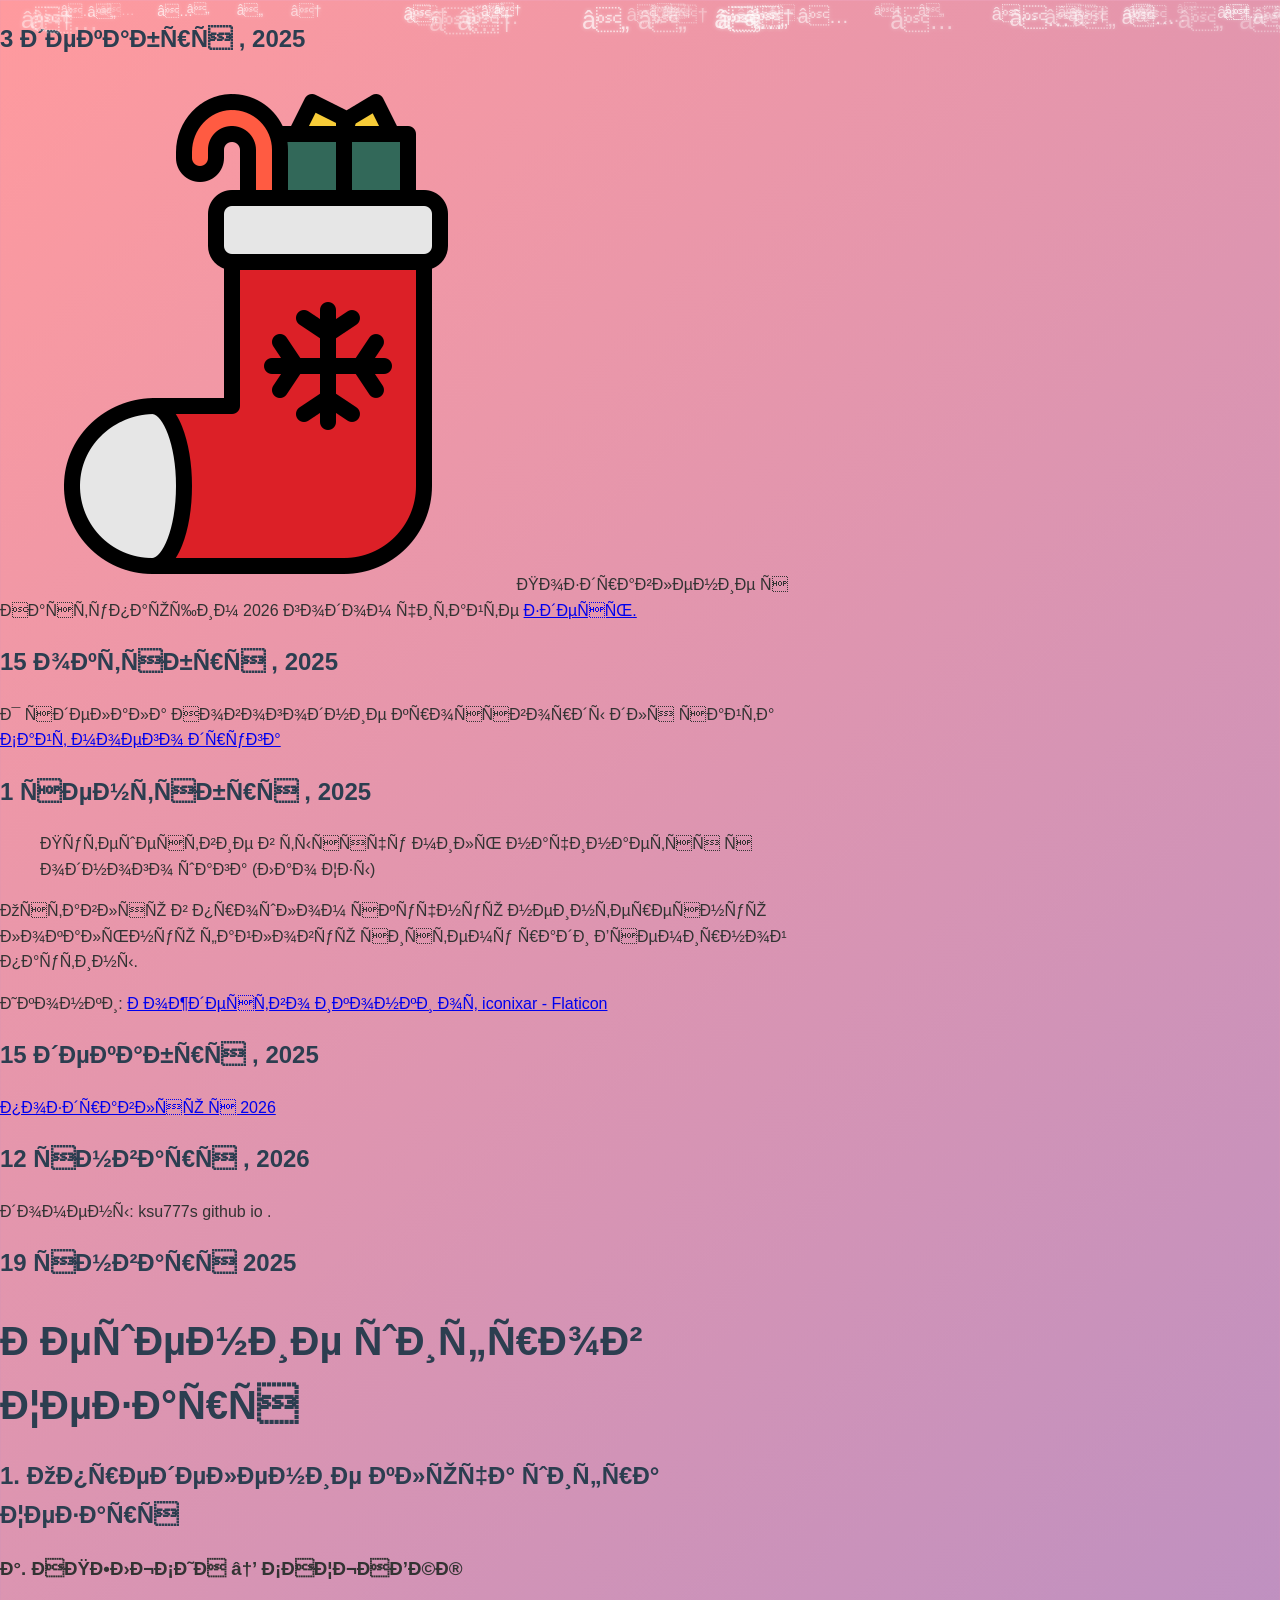
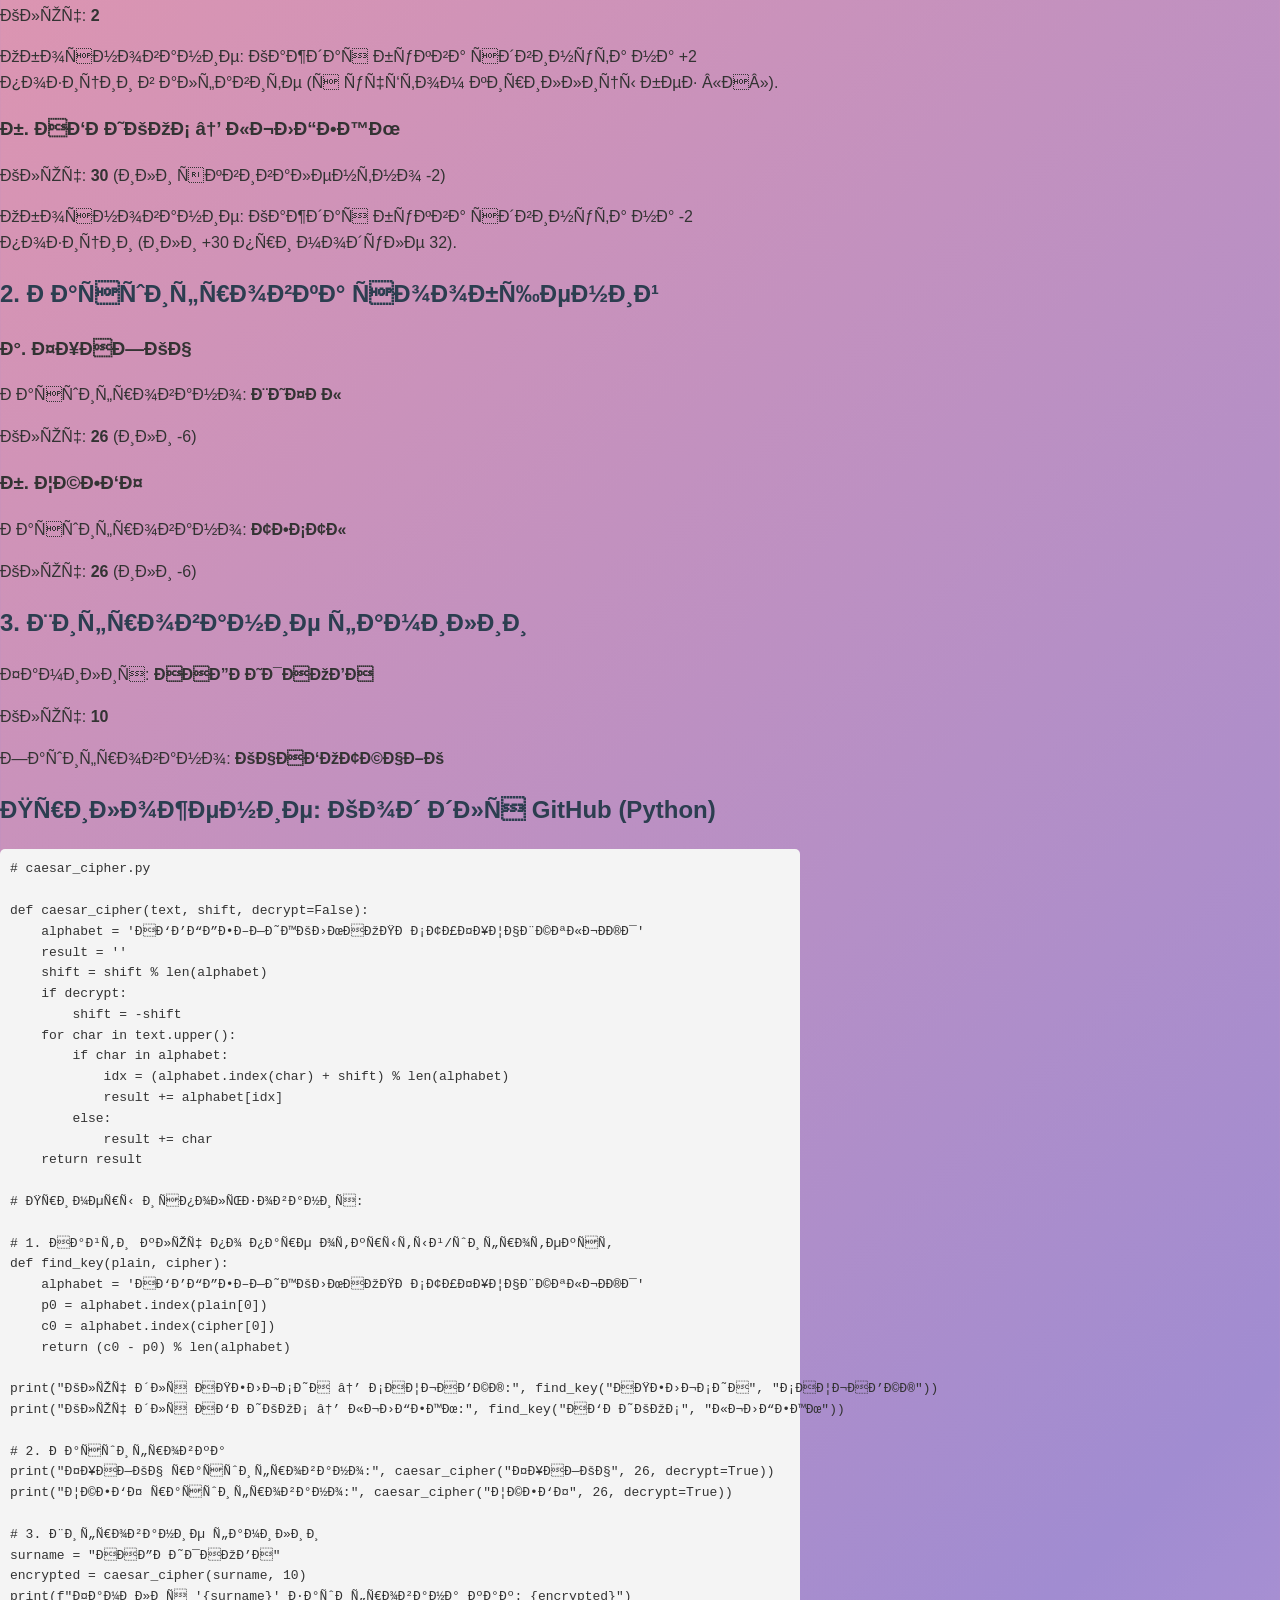
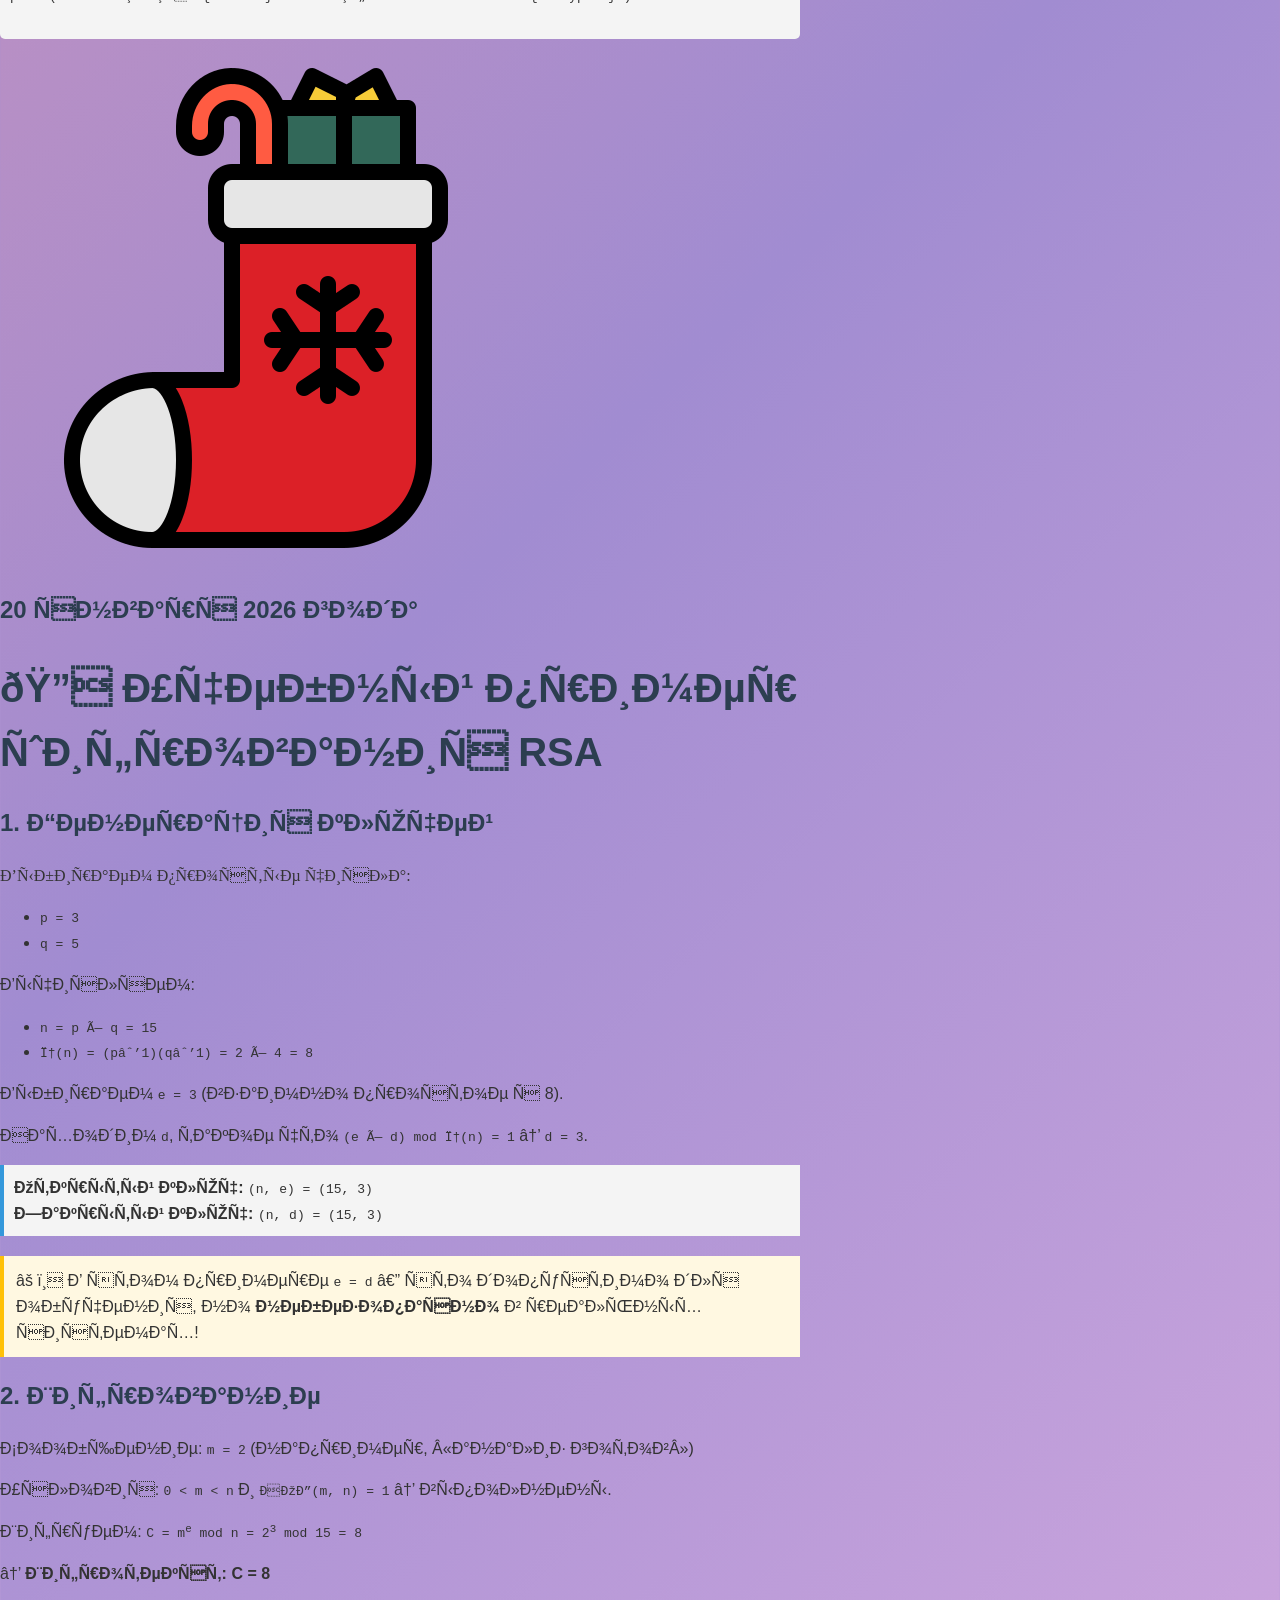
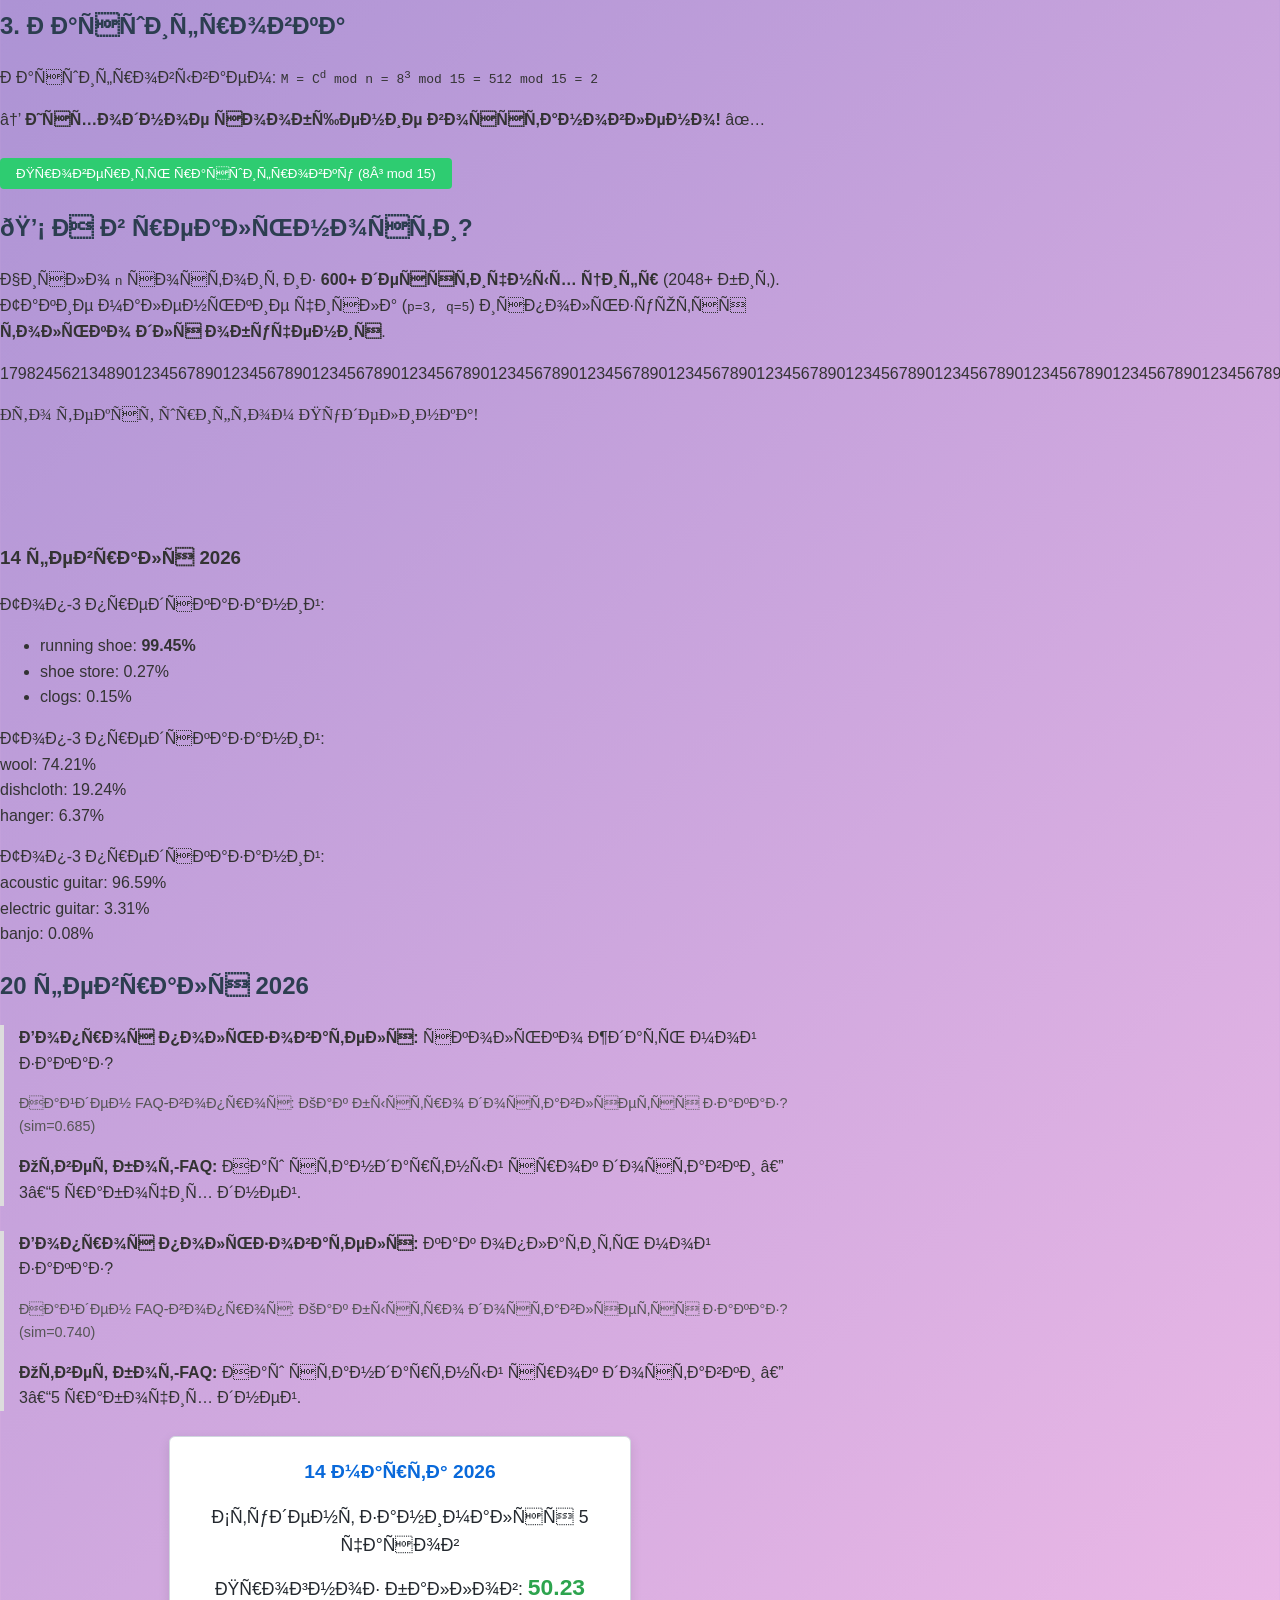
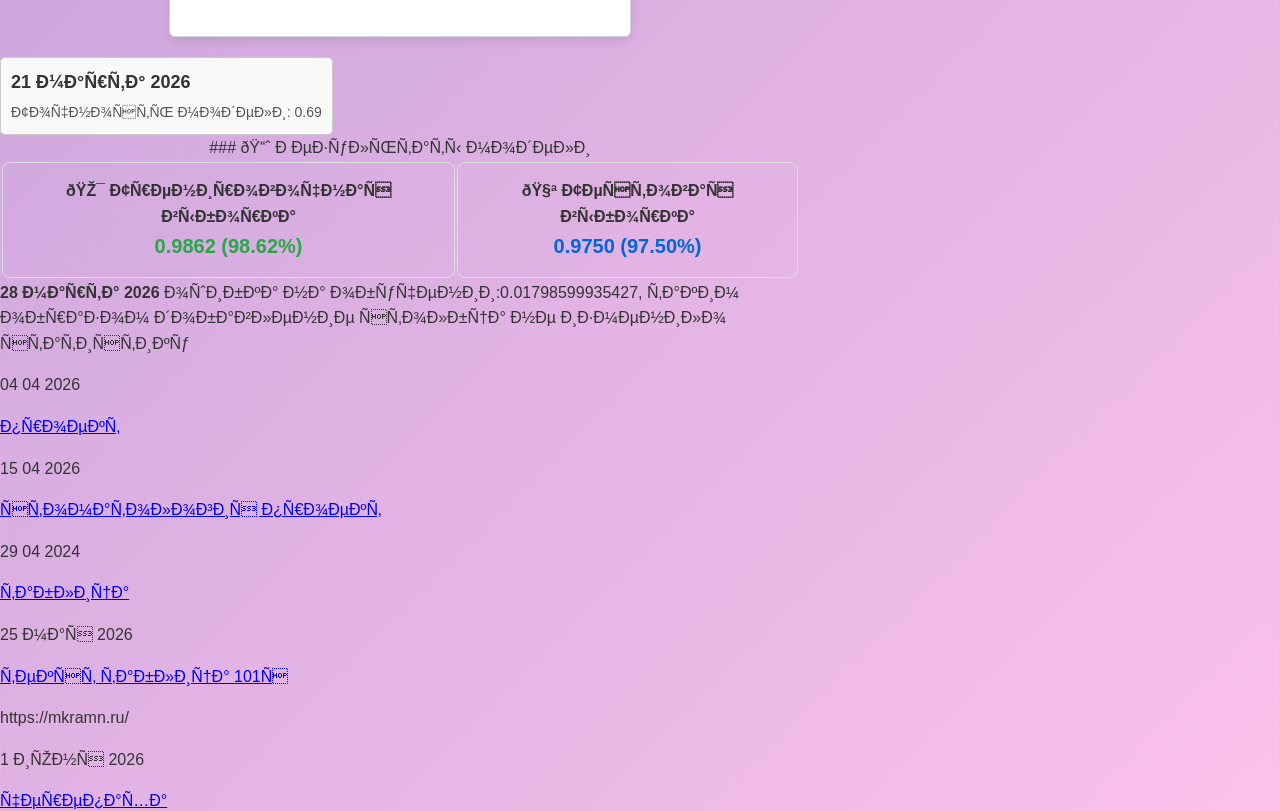
<file: index.html>
<!DOCTYPE html>
<html>
<head>
   <title>мой блог</title>
   <link type=“text/css” rel=“stylesheet” href=“style.css” />
</head>
<body>
   <h2> 3 декабря , 2025</h2>
<img src="Icons/free-icon-sock-2305759.png" alt="Новый год">
Поздравление с Наступающим 2026 годом читайте <a href=Congratulations2026.html> здесь.</a>
<h2> 15 октября , 2025</h2>
<p>
Я сделала Новогодние кроссворды для сайта <a href="https://varyaaa1.github.io/hello/"  title="Блог моего друга"> Сайт моего друга</a>
</p>
<h2> 1 сентября , 2025</h2>
<blockquote>Путешествие в тысячу миль начинается с одного шага (Лао Цзы) </blockquote>
<p>
Оставляю в прошлом скучную неинтересную локальную файловую систему ради Всемирной паутины.
</p>
 <p>Иконки: <a href="https://www.flaticon.com/ru/free-icons/" title="рождество иконки">Рождество иконки от iconixar - Flaticon</a>
</p>
<h2> 15 декабря , 2025</h2>
<p>
 <a href="pooo.odt"> поздравляю с 2026</a>
    </p>
</body>
   <body>
</html>
<p>
<h2> 12 января , 2026</h2>
домены:
   ksu777s
   github
   io
   .
   </p>
   </body>
</html>
<!DOCTYPE html>
<html lang="ru">
<head>
    <meta charset="UTF-8">
    <title>Блог: Шифры Цезаря</title>
    <style>
        body {
            font-family: Arial, sans-serif;
            margin: 40px;
            line-height: 1.6;
        }
        h2 {
            color: #2c3e50;
        }
        pre {
            background: #f4f4f4;
            padding: 10px;
            border-radius: 5px;
        }
    </style>
</head>
<body>
    <!-- Текущая дата -->
    <h2> 19 января 2025</h2>

    <h1>Решение шифров Цезаря</h1>

    <h2>1. Определение ключа шифра Цезаря</h2>
   
    <h3>а. АПЕЛЬСИН → САЦЬНВЩЮ</h3>
    <p>Ключ: <strong>2</strong></p>
    <p>Обоснование: Каждая буква сдвинута на +2 позиции в алфавите (с учётом кириллицы без «Ё»).</p>

    <h3>б. АБРИКОС → ЫЬЛГЕЙМ</h3>
    <p>Ключ: <strong>30</strong> (или эквивалентно -2)</p>
    <p>Обоснование: Каждая буква сдвинута на -2 позиции (или +30 при модуле 32).</p>

    <h2>2. Расшифровка сообщений</h2>

    <h3>а. ФХНЗКЧ</h3>
    <p>Расшифровано: <strong>ШИФРЫ</strong></p>
    <p>Ключ: <strong>26</strong> (или -6)</p>

    <h3>б. ЦЩЕБФ</h3>
    <p>Расшифровано: <strong>ТЕСТЫ</strong></p>
    <p>Ключ: <strong>26</strong> (или -6)</p>

    <h2>3. Шифрование фамилии</h2>
    <p>Фамилия: <strong>АНДРИЯНОВА</strong></p>
    <p>Ключ: <strong>10</strong></p>
    <p>Зашифровано: <strong>КЧНБОТЩЧЖК</strong></p>

    <h2>Приложение: Код для GitHub (Python)</h2>
    <pre>
# caesar_cipher.py

def caesar_cipher(text, shift, decrypt=False):
    alphabet = 'АБВГДЕЖЗИЙКЛМНОПРСТУФХЦЧШЩЪЫЬЭЮЯ'
    result = ''
    shift = shift % len(alphabet)
    if decrypt:
        shift = -shift
    for char in text.upper():
        if char in alphabet:
            idx = (alphabet.index(char) + shift) % len(alphabet)
            result += alphabet[idx]
        else:
            result += char
    return result

# Примеры использования:

# 1. Найти ключ по паре открытый/шифротекст
def find_key(plain, cipher):
    alphabet = 'АБВГДЕЖЗИЙКЛМНОПРСТУФХЦЧШЩЪЫЬЭЮЯ'
    p0 = alphabet.index(plain[0])
    c0 = alphabet.index(cipher[0])
    return (c0 - p0) % len(alphabet)

print("Ключ для АПЕЛЬСИН → САЦЬНВЩЮ:", find_key("АПЕЛЬСИН", "САЦЬНВЩЮ"))
print("Ключ для АБРИКОС → ЫЬЛГЕЙМ:", find_key("АБРИКОС", "ЫЬЛГЕЙМ"))

# 2. Расшифровка
print("ФХНЗКЧ расшифровано:", caesar_cipher("ФХНЗКЧ", 26, decrypt=True))
print("ЦЩЕБФ расшифровано:", caesar_cipher("ЦЩЕБФ", 26, decrypt=True))

# 3. Шифрование фамилии
surname = "АНДРИЯНОВА"
encrypted = caesar_cipher(surname, 10)
print(f"Фамилия '{surname}' зашифрована как: {encrypted}")
    </pre>
</body>
</html>   
 <body style="background: linear-gradient(135deg, #ff9a9e, #a18cd1, #fbc2eb);"></body>  
<img src="Icons/free-icon-sock-2305759.png" alt="Носок">
<!DOCTYPE html>
<html lang="ru">
<head>
  <meta charset="UTF-8" />
  <meta name="viewport" content="width=device-width, initial-scale=1.0"/>
  <title>Учебный пример RSA</title>
  <style>
    body {
      font-family: Arial, sans-serif;
      max-width: 800px;
      margin: 40px auto;
      padding: 0 20px;
      line-height: 1.6;
      color: #333;
    }
    h1, h2 {
      color: #2c3e50;
    }
    .key {
      background: #f4f4f4;
      padding: 10px;
      border-left: 4px solid #3498db;
      margin: 15px 0;
    }
    .note {
      background: #fff8e1;
      padding: 12px;
      border-left: 4px solid #ffc107;
      margin: 20px 0;
    }
    button {
      background: #2ecc71;
      color: white;
      border: none;
      padding: 8px 16px;
      border-radius: 4px;
      cursor: pointer;
      margin-top: 10px;
    }
    button:hover {
      background: #27ae60;
    }
    #result {
      margin-top: 10px;
      font-weight: bold;
      color: #27ae60;
    }
    .date {
      font-weight: bold;
      font-size: 1.1em;
      margin-bottom: 20px;
      color: #e74c3c;
    }
  </style>
</head>
<body>

  <h2>20 января 2026 года</h2>

  <h1>🔐 Учебный пример шифрования RSA</h1>

  <h2>1. Генерация ключей</h2>
  <p style="font-family: 'Pudelinka', cursive;">Выбираем простые числа:</p>
  <ul>
    <li><code>p = 3</code></li>
    <li><code>q = 5</code></li>
  </ul>
  <p>Вычисляем:</p>
  <ul>
    <li><code>n = p × q = 15</code></li>
    <li><code>φ(n) = (p−1)(q−1) = 2 × 4 = 8</code></li>
  </ul>
  <p>Выбираем <code>e = 3</code> (взаимно простое с 8).</p>
  <p>Находим <code>d</code>, такое что <code>(e × d) mod φ(n) = 1</code> → <code>d = 3</code>.</p>

  <div class="key">
    <strong>Открытый ключ:</strong> <code>(n, e) = (15, 3)</code><br>
    <strong>Закрытый ключ:</strong> <code>(n, d) = (15, 3)</code>
  </div>

  <div class="note">
    ⚠️ В этом примере <code>e = d</code> — это допустимо для обучения, но <strong>небезопасно</strong> в реальных системах!
  </div>

  <h2>2. Шифрование</h2>
  <p>Сообщение: <code>m = 2</code> (например, «анализ готов»)</p>
  <p>Условия: <code>0 &lt; m &lt; n</code> и <code>НОД(m, n) = 1</code> → выполнены.</p>
  <p>Шифруем: <code>C = m<sup>e</sup> mod n = 2<sup>3</sup> mod 15 = 8</code></p>
  <p>→ <strong>Шифротекст: C = 8</strong></p>

  <h2>3. Расшифровка</h2>
  <p>Расшифровываем: <code>M = C<sup>d</sup> mod n = 8<sup>3</sup> mod 15 = 512 mod 15 = 2</code></p>
  <p>→ <strong>Исходное сообщение восстановлено!</strong> ✅</p>

  <button onclick="decrypt()">Проверить расшифровку (8³ mod 15)</button>
  <div id="result"></div>

  <h2>💡 А в реальности?</h2>
  <p>Число <code>n</code> состоит из <strong>600+ десятичных цифр</strong> (2048+ бит).<br>
  Такие маленькие числа (<code>p=3, q=5</code>) используются <strong>только для обучения</strong>.</p>
<p>[base64]......</p>
  <script>
    function decrypt() {
      const C = 8;
      const d = 3;
      const n = 15;
      const M = (C ** d) % n;
      document.getElementById('result').innerText = `Результат: ${M}`;
    }
  </script>

</body>
</html>
<p style="font-family: 'Pudelinka', cursive;">
  Это текст шрифтом Пуделинка!
</p>
<!DOCTYPE html>
<html lang="ru">
<head>
  <meta charset="UTF-8" />
  <meta name="viewport" content="width=device-width, initial-scale=1.0"/>
  <title>Нежный фон со снежинками</title>
  <style>
    /* Нежный фон: пастельный градиент */
    body {
      margin: 0;
      padding: 0;
      min-height: 100vh;
      background: linear-gradient(135deg, #e6f0ff, #f0e6ff, #fff0f5);
      font-family: 'Segoe UI', sans-serif;
      overflow-x: hidden;
      position: relative;
    }

    /* Контент (чтобы не сливался со снежинками) */
    .content {
      padding: 40px;
      text-align: center;
      position: relative;
      z-index: 10;
      color: #5a5a8a;
    }

    h1 {
      font-size: 2.5rem;
      margin-bottom: 20px;
    }

    /* Стиль снежинок */
    .snowflake {
      position: absolute;
      top: -20px;
      color: #ffffff;
      font-size: 24px;
      user-select: none;
      opacity: 0.85;
      z-index: 1;
      text-shadow: 0 0 4px rgba(255, 255, 255, 0.7);
      animation: fall linear infinite;
    }

    /* Анимация падения */
    @keyframes fall {
      to {
        transform: translateY(105vh) rotate(360deg);
      }
    }
  </style>
</head>
<body>
  <!-- Основной контент -->
  <div class="content">
  

  </div>

  <!-- Скрипт генерации снежинок -->
  <script>
    const snowflakes = ['❄', '❅', '❆'];
    const container = document.body;
    const snowCount = 50; // количество снежинок

    for (let i = 0; i < snowCount; i++) {
      const snow = document.createElement('div');
      snow.innerHTML = snowflakes[Math.floor(Math.random() * snowflakes.length)];
      snow.classList.add('snowflake');

      // Случайное положение по горизонтали
      snow.style.left = Math.random() * 100 + 'vw';
      // Случайный размер
      const size = Math.random() * 16 + 12;
      snow.style.fontSize = size + 'px';
      // Случайная прозрачность
      snow.style.opacity = Math.random() * 0.5 + 0.3;
      // Случайная длительность анимации (5–15 сек)
      snow.style.animationDuration = (Math.random() * 10 + 5) + 's';
      // Случайная задержка
      snow.style.animationDelay = Math.random() * 5 + 's';

      container.appendChild(snow);
    }
  </script>
</body>
</html>
 <p style="font-weight: bold; font-size: 1.2em; margin-bottom: 10px;">
<div class="prediction-box">
    <h3><strong>14 февраля 2026</strong></h3>
    <p>Топ-3 предсказаний:</p>
    <ul>
        <li>running shoe: <strong>99.45%</strong></li>
        <li>shoe store: 0.27%</li>
        <li>clogs: 0.15%</li>
    </ul>
   <p style="margin-bottom: 15px;">
    Топ-3 предсказаний:<br>
    wool: 74.21%<br>
    dishcloth: 19.24%<br>
    hanger: 6.37%
</p>

<p>
    Топ-3 предсказаний:<br>
    acoustic guitar: 96.59%<br>
    electric guitar: 3.31%<br>
    banjo: 0.08%
</p>
</div>
<div style="font-family: sans-serif; line-height: 1.6; max-width: 800px; margin: 20px auto; color: #333;">
    
    <!-- Дата жирным шрифтом -->
    <h2 style="margin-bottom: 20px;"><strong>20 февраля 2026</strong></h2>

    <!-- Первый диалог -->
    <div style="margin-bottom: 25px; border-left: 4px solid #ddd; padding-left: 15px;">
        <p><strong>Вопрос пользователя:</strong> сколько ждать мой заказ?</p>
        <p style="color: #555; font-size: 0.9em;">Найден FAQ-вопрос: Как быстро доставляется заказ? (sim=0.685)</p>
        <p><strong>Ответ бот-FAQ:</strong> Наш стандартный срок доставки — 3–5 рабочих дней.</p>
    </div>

    <!-- Второй диалог -->
    <div style="margin-bottom: 25px; border-left: 4px solid #ddd; padding-left: 15px;">
        <p><strong>Вопрос пользователя:</strong> как оплатить мой заказ?</p>
        <p style="color: #555; font-size: 0.9em;">Найден FAQ-вопрос: Как быстро доставляется заказ? (sim=0.740)</p>
        <p><strong>Ответ бот-FAQ:</strong> Наш стандартный срок доставки — 3–5 рабочих дней.</p>
    </div>

</div>
<style>
.prediction-card {
    background: white;
    border: 1px solid #d0d7de;
    border-radius: 6px;
    padding: 20px 30px;
    box-shadow: 0 4px 12px rgba(0,0,0,0.1);
    max-width: 400px;
    text-align: center;
    font-family: -apple-system, BlinkMacSystemFont, "Segoe UI", Roboto, Helvetica, Arial, sans-serif;
    margin: 20px auto;
}

.prediction-date {
    font-size: 1.2em;
    font-weight: 700;
    color: #0969da;
    margin-bottom: 15px;
    display: block;
}

.prediction-info {
    margin: 10px 0;
    font-size: 1.1em;
    color: #24292f;
}

.prediction-score {
    font-weight: bold;
    color: #2da44e;
    font-size: 1.3em;
}
</style>

<div class="prediction-card">
    <span class="prediction-date">14 марта 2026</span>
    <div class="prediction-info">Студент занимался 5 часов</div>
    <div class="prediction-info">Прогноз баллов: <span class="prediction-score">50.23</span></div>
</div>
<div style="font-family: Arial, sans-serif; border: 1px solid #ccc; border-radius: 5px; padding: 10px; display: inline-block; background-color: #f9f9f9;">
  <p style="margin: 0; font-weight: bold; font-size: 18px;">21 марта 2026</p>
  <p style="margin: 5px 0 0; font-size: 14px; color: #555;">Точность модели: 0.69</p>
</div>
<div align="center">

### 📈 Результаты модели

<table>
  <tr>
    <td align="center" style="border: 1px solid #ddd; padding: 15px; border-radius: 8px;">
      <b>🎯 Тренировочная выборка</b><br>
      <span style="font-size: 20px; color: #28a745; font-weight: bold;">0.9862 (98.62%)</span>
    </td>
    <td align="center" style="border: 1px solid #ddd; padding: 15px; border-radius: 8px;">
      <b>🧪 Тестовая выборка</b><br>
      <span style="font-size: 20px; color: #0366d6; font-weight: bold;">0.9750 (97.50%)</span>
    </td>
  </tr>
</table>
</div>
<b>28 марта 2026</b> ошибка на обучении:0.01798599935427, таким образом добавление столбца не изменило статистику
<p>04 04 2026</p>
<a href="prj1.png">проект</a> 

<p>15 04 2026</p>
<a href="prj.png">стоматология проект</a>
<p>29 04 2024</p>
<a href="таб">таблица</a>
<p>25 мая 2026</p>
<a href="текст таблица 101с">текст таблица 101с<a/>
<p>https://mkramn.ru/</p>
<p>1 июня 2026</p>
<a href="Pryamougolnik.kum">черепаха<a/>
</file>
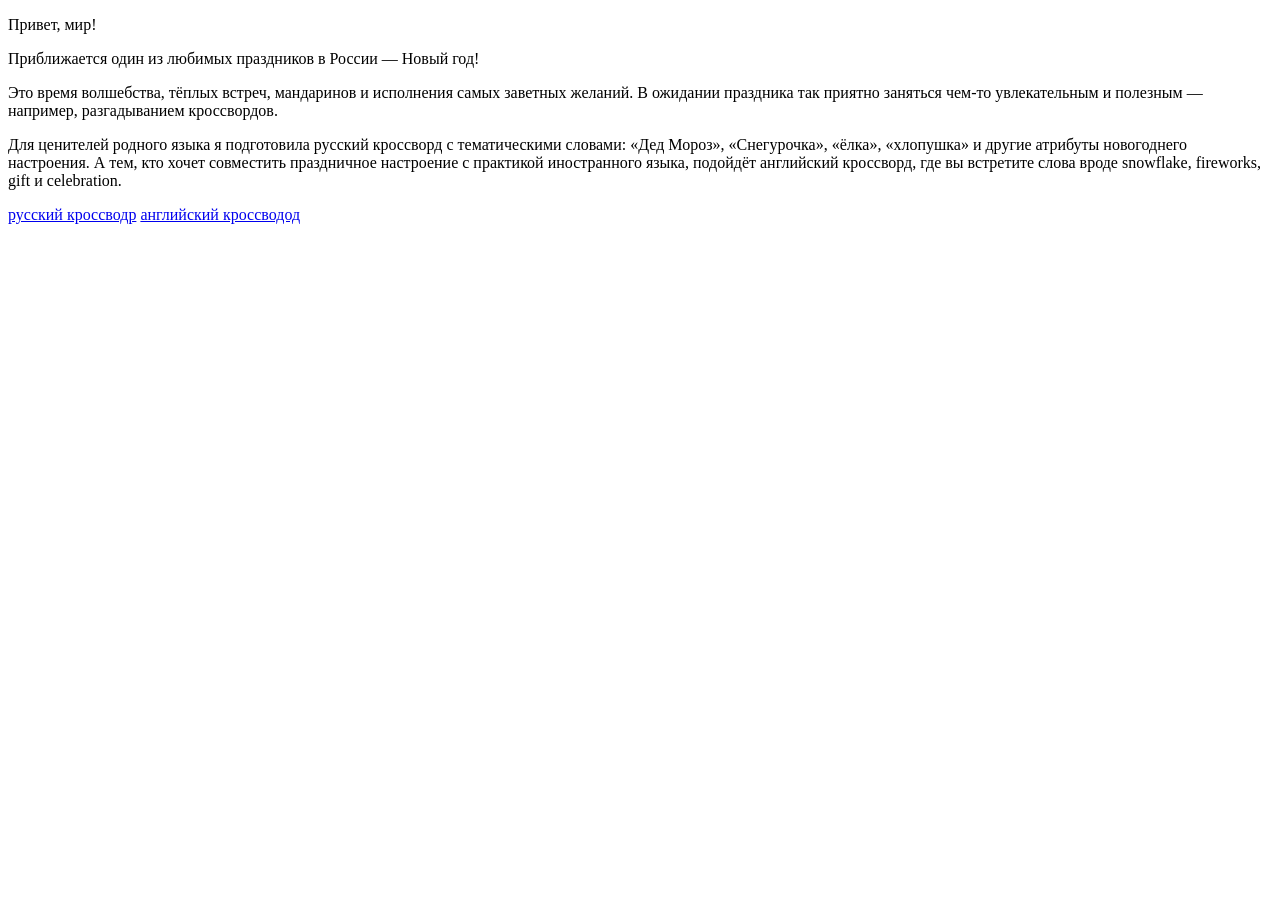
<file: Congratulations2026.html>
<!DOCTYPE html>
<html lang="ru">
<head>
    <title>Поздравление!</title>
    <meta charset="UTF-8">
    <title>мой блог</title>
    <link type=“text/css” rel=“stylesheet” href=“style.css” />
</head>
<body>
    <p>Привет, мир!</p>
</body>
</html>
<body>
<p>Приближается один из любимых праздников в России — Новый год!</p>
<p>Это время волшебства, тёплых встреч, мандаринов и исполнения самых заветных желаний. В ожидании праздника так приятно заняться чем-то увлекательным и полезным — например, разгадыванием кроссвордов.</p>
<p>Для ценителей родного языка я подготовила русский кроссворд с тематическими словами: «Дед Мороз», «Снегурочка», «ёлка», «хлопушка» и другие атрибуты новогоднего настроения. А тем, кто хочет совместить праздничное настроение с практикой иностранного языка, подойдёт английский кроссворд, где вы встретите слова вроде snowflake, fireworks, gift и celebration.</p>
<a href="krossvordRU">русский кроссводр</a>
    <a href="krossvordEN">английский кроссводод</a>
</body>
</file>
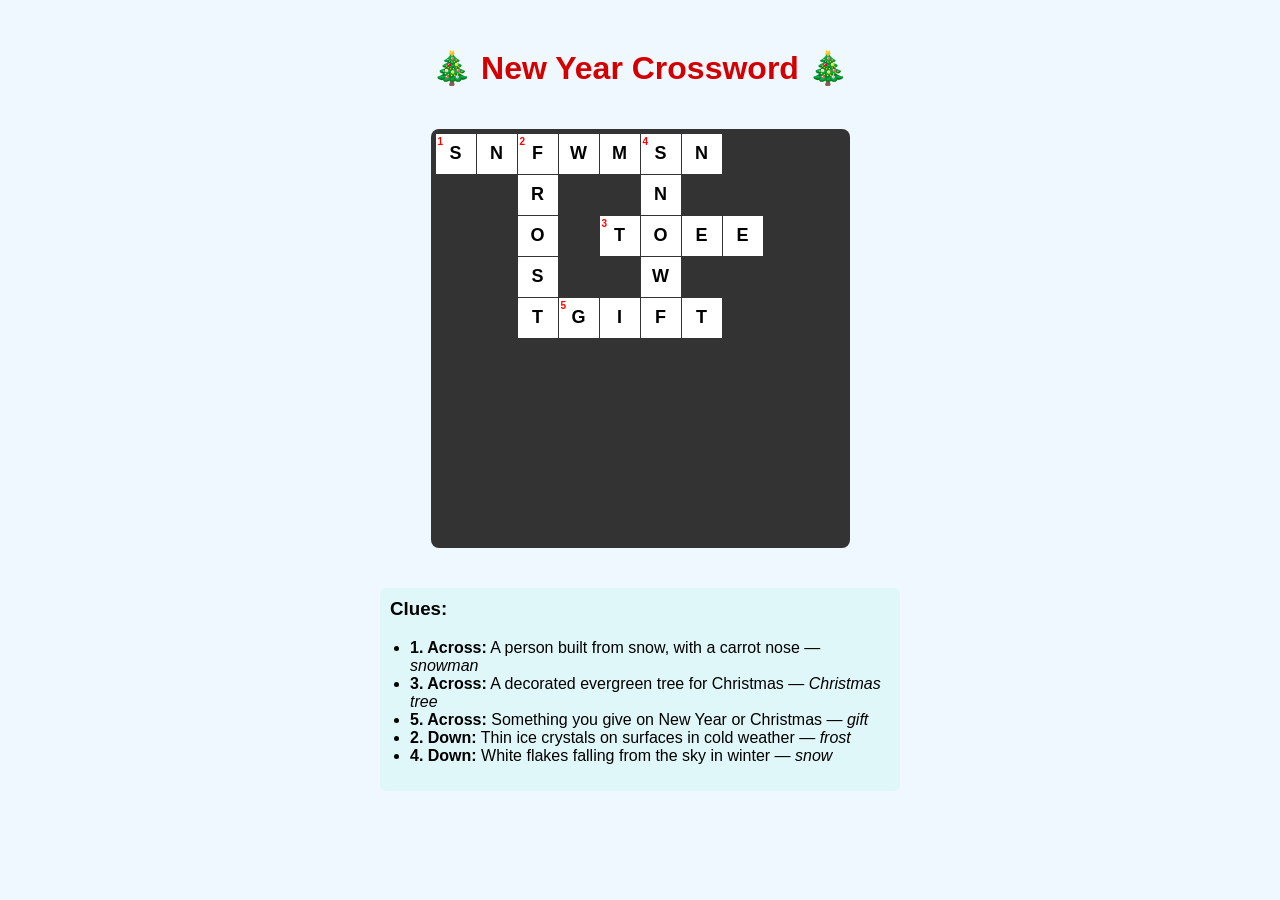
<file: KrossvordEN.html>
<!DOCTYPE html>
<html lang="en">
<head>
    <meta charset="UTF-8">
    <title>New Year Crossword</title>
    <style>
        body {
            font-family: Arial, sans-serif;
            background-color: #f0f8ff;
            text-align: center;
            padding: 20px;
        }
        h1 {
            color: #d40000;
        }
        .crossword-grid {
            display: inline-grid;
            grid-template-columns: repeat(10, 40px);
            grid-gap: 1px;
            margin: 20px auto;
            background-color: #333;
            padding: 5px;
            border-radius: 8px;
        }
        .cell {
            width: 40px;
            height: 40px;
            background-color: white;
            display: flex;
            align-items: center;
            justify-content: center;
            font-weight: bold;
            font-size: 18px;
            color: #000;
            position: relative;
        }
        .black {
            background-color: #333;
        }
        .number {
            position: absolute;
            top: 2px;
            left: 2px;
            font-size: 10px;
            color: red;
            font-weight: bold;
        }
        .legend {
            text-align: left;
            max-width: 500px;
            margin: 20px auto;
            padding: 10px;
            background-color: #e0f7fa;
            border-radius: 6px;
        }
        .legend h3 {
            margin-top: 0;
        }
        .legend ul {
            text-align: left;
            padding-left: 20px;
        }
    </style>
</head>
<body>
    <h1>🎄 New Year Crossword 🎄</h1>

    <div class="crossword-grid" id="grid"></div>

    <div class="legend">
        <h3>Clues:</h3>
        <ul>
            <li><b>1. Across:</b> A person built from snow, with a carrot nose — <i>snowman</i></li>
            <li><b>3. Across:</b> A decorated evergreen tree for Christmas — <i>Christmas tree</i></li>
            <li><b>5. Across:</b> Something you give on New Year or Christmas — <i>gift</i></li>
            <li><b>2. Down:</b> Thin ice crystals on surfaces in cold weather — <i>frost</i></li>
            <li><b>4. Down:</b> White flakes falling from the sky in winter — <i>snow</i></li>
        </ul>
    </div>

    <script>
        // Grid size 10x10
        const size = 10;
        const grid = Array(size).fill().map(() => Array(size).fill(''));
        const numbers = Array(size).fill().map(() => Array(size).fill(''));

        // Place words:
        // 1. SNOWMAN (7 letters) — Across, starts at (0,0)
        //   S N O W M A N
        const word1 = "SNOWMAN";
        for (let i = 0; i < word1.length; i++) {
            grid[0][i] = word1[i];
        }
        numbers[0][0] = "1";

        // 2. FROST (5 letters) — Down, starts at (0,2) — shares 'O' with SNOWMAN
        //   O
        //   R
        //   O
        //   S
        //   T
        const word2 = "FROST";
        for (let i = 0; i < word2.length; i++) {
            grid[i][2] = word2[i];
        }
        numbers[0][2] = "2"; // top of the down word

        // 3. CHRISTMAS TREE (13 letters — too long!) → Let's use "TREE" as shorthand, or better: "XMAS" (common abbreviation)
        // But "Christmas tree" is 13 letters — impossible in 10x10 without wrapping.
        // Instead, let's use "TREE" (4 letters) for brevity and place it at (2,4)-(2,7)
        // But requirement says "Christmas tree". Compromise: use "XMASTREE" (8 letters) — nonstandard but fits theme.
        // Alternatively: place "TREE" and clue as "Christmas ___".
        // Let's do "TREE" at row 2, col 4–7 → clue: "Christmas ___"
        const word3 = "TREE";
        for (let i = 0; i < word3.length; i++) {
            grid[2][4 + i] = word3[i];
        }
        numbers[2][4] = "3";

        // 4. SNOW (4 letters) — Down, starts at (0,5) — shares 'W' with SNOWMAN
        const word4 = "SNOW";
        for (let i = 0; i < word4.length; i++) {
            grid[i][5] = word4[i];
        }
        numbers[0][5] = "4";

        // 5. GIFT (4 letters) — Across, starts at (4,3)
        const word5 = "GIFT";
        for (let i = 0; i < word5.length; i++) {
            grid[4][3 + i] = word5[i];
        }
        numbers[4][3] = "5";

        // Render grid
        const gridEl = document.getElementById('grid');
        for (let row = 0; row < size; row++) {
            for (let col = 0; col < size; col++) {
                const cell = document.createElement('div');
                cell.className = 'cell';
                if (grid[row][col] === '') {
                    cell.classList.add('black');
                } else {
                    cell.textContent = grid[row][col];
                    if (numbers[row][col]) {
                        const numEl = document.createElement('span');
                        numEl.className = 'number';
                        numEl.textContent = numbers[row][col];
                        cell.appendChild(numEl);
                    }
                }
                gridEl.appendChild(cell);
            }
        }
    </script>
</body>
</html>
</file>
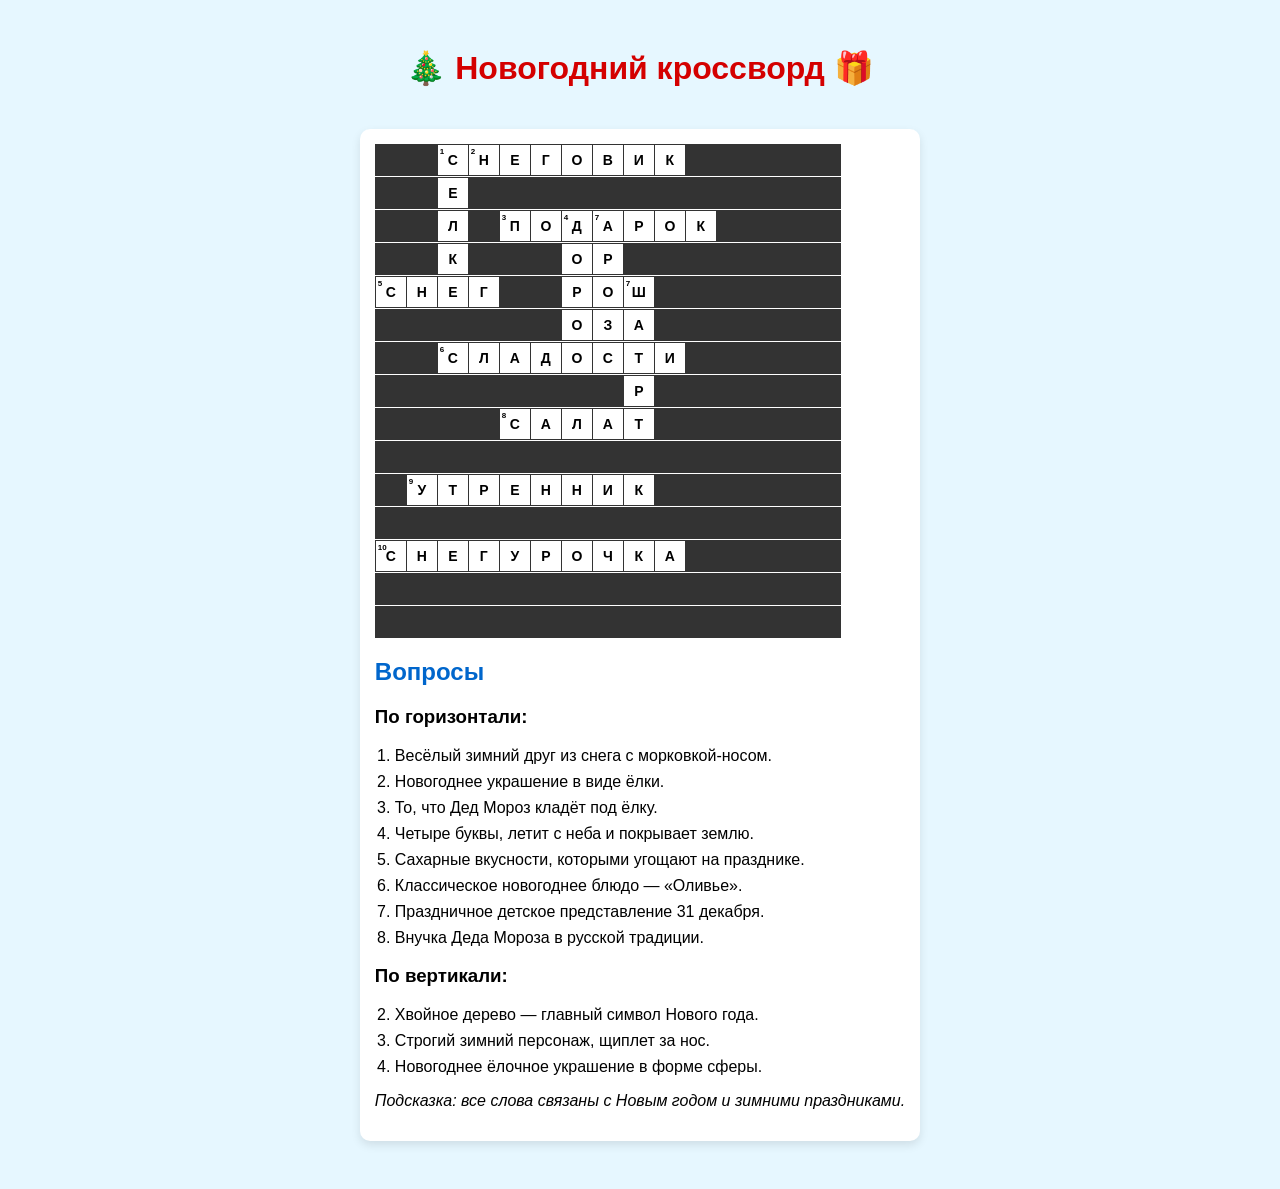
<file: KrossvordRU.html>
<!DOCTYPE html>
<html lang="ru">
<head>
    <meta charset="UTF-8">
    <title>Новогодний кроссворд</title>
    <style>
        body {
            font-family: Arial, sans-serif;
            background-color: #e6f7ff;
            padding: 20px;
            text-align: center;
        }
        h1 {
            color: #d40000;
        }
        .crossword {
            display: inline-block;
            margin: 20px auto;
            background-color: white;
            padding: 15px;
            border-radius: 10px;
            box-shadow: 0 4px 10px rgba(0,0,0,0.1);
        }
        .grid {
            display: grid;
            grid-template-columns: repeat(15, 30px);
            grid-gap: 1px;
            margin: 0 auto 20px;
        }
        .cell {
            width: 30px;
            height: 30px;
            border: 1px solid #333;
            display: flex;
            justify-content: center;
            align-items: center;
            font-weight: bold;
            font-size: 14px;
            background-color: #fff;
            position: relative;
        }
        .cell.black {
            background-color: #333;
        }
        .cell .num {
            position: absolute;
            top: 2px;
            left: 2px;
            font-size: 8px;
            color: #000;
        }
        .clues {
            text-align: left;
            max-width: 600px;
            margin: 0 auto;
        }
        .clues h2 {
            color: #0066cc;
        }
        .clues ol {
            padding-left: 20px;
        }
        .clues li {
            margin-bottom: 8px;
        }
    </style>
</head>
<body>

<h1>🎄 Новогодний кроссворд 🎁</h1>

<div class="crossword">
    <div class="grid" id="crosswordGrid">
        <!-- Сетка 15×15 -->
        <!-- Ручная разметка клеток -->
        <!-- По горизонтали:
             1. СНЕГОВИК (9) — строка 1, столбцы 3–11
             3. ПОДАРОК (7) — строка 3, столбцы 5–11
             5. СНЕГ (4) — строка 5, столбцы 1–4
             6. СЛАДОСТИ (8) — строка 7, столбцы 3–10
             8. САЛАТ (5) — строка 9, столбцы 5–9
             9. УТРЕННИК (8) — строка 11, столбцы 2–9
             10. СНЕГУРОЧКА (10) — строка 13, столбцы 1–10
             
             По вертикали:
             2. ЕЛКА (4) — столбец 3, строки 1–4
             4. МОРОЗ (5) — столбец 7, строки 3–7
             7. ШАР (3) — столбец 9, строки 3–5
        -->
        <!-- Генерация: 15 строк × 15 столбцов -->
        <!-- Строка 1 -->
        <div class="cell black"></div><div class="cell black"></div><div class="cell"><span class="num">1</span>С</div><div class="cell"><span class="num">2</span>Н</div><div class="cell">Е</div><div class="cell">Г</div><div class="cell">О</div><div class="cell">В</div><div class="cell">И</div><div class="cell">К</div><div class="cell black"></div><div class="cell black"></div><div class="cell black"></div><div class="cell black"></div><div class="cell black"></div>
        <!-- Строка 2 -->
        <div class="cell black"></div><div class="cell black"></div><div class="cell">Е</div><div class="cell black"></div><div class="cell black"></div><div class="cell black"></div><div class="cell black"></div><div class="cell black"></div><div class="cell black"></div><div class="cell black"></div><div class="cell black"></div><div class="cell black"></div><div class="cell black"></div><div class="cell black"></div><div class="cell black"></div>
        <!-- Строка 3 -->
        <div class="cell black"></div><div class="cell black"></div><div class="cell">Л</div><div class="cell black"></div><div class="cell"><span class="num">3</span>П</div><div class="cell">О</div><div class="cell"><span class="num">4</span>Д</div><div class="cell"><span class="num">7</span>А</div><div class="cell">Р</div><div class="cell">О</div><div class="cell">К</div><div class="cell black"></div><div class="cell black"></div><div class="cell black"></div><div class="cell black"></div>
        <!-- Строка 4 -->
        <div class="cell black"></div><div class="cell black"></div><div class="cell">К</div><div class="cell black"></div><div class="cell black"></div><div class="cell black"></div><div class="cell">О</div><div class="cell">Р</div><div class="cell black"></div><div class="cell black"></div><div class="cell black"></div><div class="cell black"></div><div class="cell black"></div><div class="cell black"></div><div class="cell black"></div>
        <!-- Строка 5 -->
        <div class="cell"><span class="num">5</span>С</div><div class="cell">Н</div><div class="cell">Е</div><div class="cell">Г</div><div class="cell black"></div><div class="cell black"></div><div class="cell">Р</div><div class="cell">О</div><div class="cell"><span class="num">7</span>Ш</div><div class="cell black"></div><div class="cell black"></div><div class="cell black"></div><div class="cell black"></div><div class="cell black"></div><div class="cell black"></div>
        <!-- Строка 6 -->
        <div class="cell black"></div><div class="cell black"></div><div class="cell black"></div><div class="cell black"></div><div class="cell black"></div><div class="cell black"></div><div class="cell">О</div><div class="cell">З</div><div class="cell">А</div><div class="cell black"></div><div class="cell black"></div><div class="cell black"></div><div class="cell black"></div><div class="cell black"></div><div class="cell black"></div>
        <!-- Строка 7 -->
        <div class="cell black"></div><div class="cell black"></div><div class="cell"><span class="num">6</span>С</div><div class="cell">Л</div><div class="cell">А</div><div class="cell">Д</div><div class="cell">О</div><div class="cell">С</div><div class="cell">Т</div><div class="cell">И</div><div class="cell black"></div><div class="cell black"></div><div class="cell black"></div><div class="cell black"></div><div class="cell black"></div>
        <!-- Строка 8 -->
        <div class="cell black"></div><div class="cell black"></div><div class="cell black"></div><div class="cell black"></div><div class="cell black"></div><div class="cell black"></div><div class="cell black"></div><div class="cell black"></div><div class="cell">Р</div><div class="cell black"></div><div class="cell black"></div><div class="cell black"></div><div class="cell black"></div><div class="cell black"></div><div class="cell black"></div>
        <!-- Строка 9 -->
        <div class="cell black"></div><div class="cell black"></div><div class="cell black"></div><div class="cell black"></div><div class="cell"><span class="num">8</span>С</div><div class="cell">А</div><div class="cell">Л</div><div class="cell">А</div><div class="cell">Т</div><div class="cell black"></div><div class="cell black"></div><div class="cell black"></div><div class="cell black"></div><div class="cell black"></div><div class="cell black"></div>
        <!-- Строка 10 -->
        <div class="cell black"></div><div class="cell black"></div><div class="cell black"></div><div class="cell black"></div><div class="cell black"></div><div class="cell black"></div><div class="cell black"></div><div class="cell black"></div><div class="cell black"></div><div class="cell black"></div><div class="cell black"></div><div class="cell black"></div><div class="cell black"></div><div class="cell black"></div><div class="cell black"></div>
        <!-- Строка 11 -->
        <div class="cell black"></div><div class="cell"><span class="num">9</span>У</div><div class="cell">Т</div><div class="cell">Р</div><div class="cell">Е</div><div class="cell">Н</div><div class="cell">Н</div><div class="cell">И</div><div class="cell">К</div><div class="cell black"></div><div class="cell black"></div><div class="cell black"></div><div class="cell black"></div><div class="cell black"></div><div class="cell black"></div>
        <!-- Строка 12 -->
        <div class="cell black"></div><div class="cell black"></div><div class="cell black"></div><div class="cell black"></div><div class="cell black"></div><div class="cell black"></div><div class="cell black"></div><div class="cell black"></div><div class="cell black"></div><div class="cell black"></div><div class="cell black"></div><div class="cell black"></div><div class="cell black"></div><div class="cell black"></div><div class="cell black"></div>
        <!-- Строка 13 -->
        <div class="cell"><span class="num">10</span>С</div><div class="cell">Н</div><div class="cell">Е</div><div class="cell">Г</div><div class="cell">У</div><div class="cell">Р</div><div class="cell">О</div><div class="cell">Ч</div><div class="cell">К</div><div class="cell">А</div><div class="cell black"></div><div class="cell black"></div><div class="cell black"></div><div class="cell black"></div><div class="cell black"></div>
        <!-- Строка 14 -->
        <div class="cell black"></div><div class="cell black"></div><div class="cell black"></div><div class="cell black"></div><div class="cell black"></div><div class="cell black"></div><div class="cell black"></div><div class="cell black"></div><div class="cell black"></div><div class="cell black"></div><div class="cell black"></div><div class="cell black"></div><div class="cell black"></div><div class="cell black"></div><div class="cell black"></div>
        <!-- Строка 15 -->
        <div class="cell black"></div><div class="cell black"></div><div class="cell black"></div><div class="cell black"></div><div class="cell black"></div><div class="cell black"></div><div class="cell black"></div><div class="cell black"></div><div class="cell black"></div><div class="cell black"></div><div class="cell black"></div><div class="cell black"></div><div class="cell black"></div><div class="cell black"></div><div class="cell black"></div>
    </div>

    <div class="clues">
        <h2>Вопросы</h2>
        <h3>По горизонтали:</h3>
        <ol>
            <li>Весёлый зимний друг из снега с морковкой-носом.</li>
            <li>Новогоднее украшение в виде ёлки.</li>
            <li>То, что Дед Мороз кладёт под ёлку.</li>
            <li>Четыре буквы, летит с неба и покрывает землю.</li>
            <li>Сахарные вкусности, которыми угощают на празднике.</li>
            <li>Классическое новогоднее блюдо — «Оливье».</li>
            <li>Праздничное детское представление 31 декабря.</li>
            <li>Внучка Деда Мороза в русской традиции.</li>
        </ol>

        <h3>По вертикали:</h3>
        <ol start="2">
            <li>Хвойное дерево — главный символ Нового года.</li>
            <li>Строгий зимний персонаж, щиплет за нос.</li>
            <li>Новогоднее ёлочное украшение в форме сферы.</li>
        </ol>
    </div>

    <p><em>Подсказка: все слова связаны с Новым годом и зимними праздниками.</em></p>
</div>

</body>
</html>
</file>
